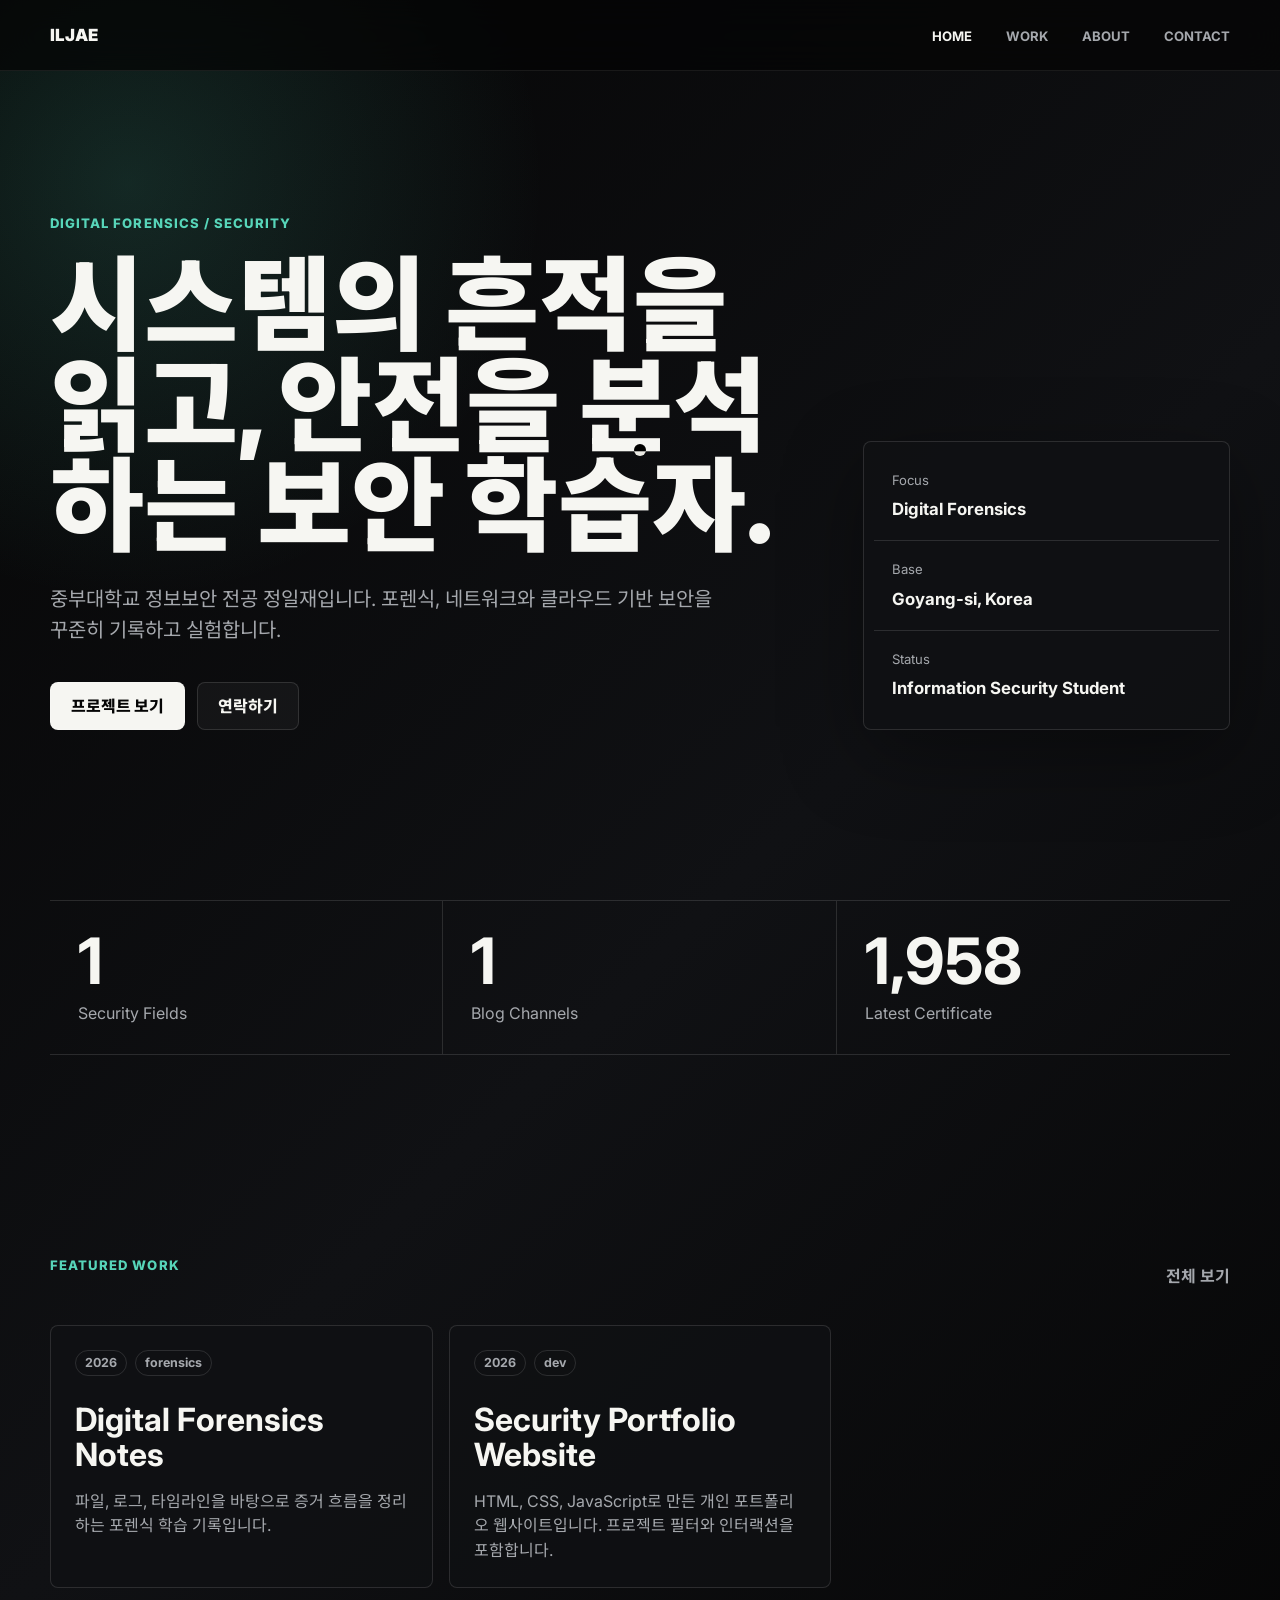
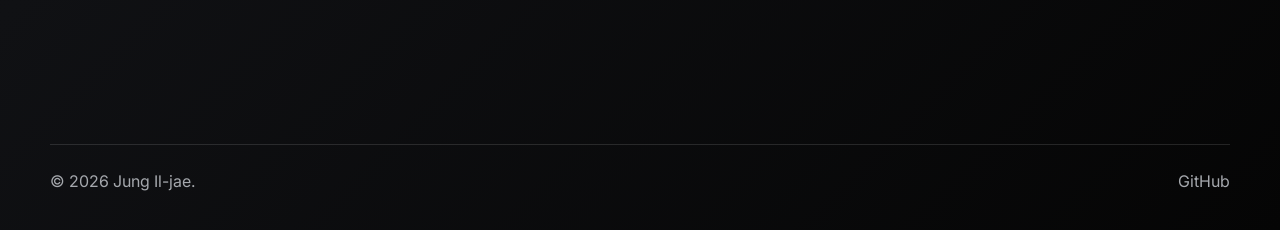
<file: index.html>
<!doctype html>
<html lang="ko">
  <head>
    <meta charset="UTF-8" />
    <meta name="viewport" content="width=device-width, initial-scale=1.0" />
    <title>Jung Il-jae | Security Portfolio</title>
    <meta
      name="description"
      content="디지털 포렌식을 공부하는 정일재의 보안 포트폴리오"
    />

    <link rel="preconnect" href="https://fonts.googleapis.com" />
    <link rel="preconnect" href="https://fonts.gstatic.com" crossorigin />
    <link
      href="https://fonts.googleapis.com/css2?family=Inter:wght@400;600;700;900&family=Noto+Sans+KR:wght@400;500;700;900&display=swap"
      rel="stylesheet"
    />

    <link rel="stylesheet" href="style.css" />
  </head>
  <body>
    <div class="scroll-progress" aria-hidden="true"></div>
    <div class="cursor" aria-hidden="true"></div>

    <header class="nav-container">
      <nav class="nav-content" aria-label="Primary navigation">
        <div class="logo">
          <a href="index.html">ILJAE</a>
        </div>
        <button
          class="nav-toggle"
          type="button"
          aria-label="메뉴 열기"
          aria-expanded="false"
        >
          <span></span>
          <span></span>
        </button>
        <ul class="nav-links">
          <li><a href="index.html" class="active">Home</a></li>
          <li><a href="work.html">Work</a></li>
          <li><a href="about.html">About</a></li>
          <li><a href="contact.html">Contact</a></li>
        </ul>
      </nav>
    </header>

    <main>
      <section id="hero" class="hero-wrapper">
        <div class="container hero-layout">
          <div class="hero-copy">
            <span class="eyebrow reveal-text"
              >Digital Forensics / Security</span
            >
            <h1 class="hero-title reveal-text delay-1">
              시스템의 흔적을 읽고, 안전을 분석하는 보안 학습자.
            </h1>
            <p class="hero-subtitle reveal-text delay-2">
              중부대학교 정보보안 전공 정일재입니다. 포렌식, 네트워크와 클라우드
              기반 보안을 꾸준히 기록하고 실험합니다.
            </p>
            <div class="hero-actions reveal-text delay-3">
              <a class="button primary" href="work.html">프로젝트 보기</a>
              <a class="button ghost" href="contact.html">연락하기</a>
            </div>
          </div>

          <aside
            class="signal-panel reveal-text delay-2"
            aria-label="Profile summary"
          >
            <div class="signal-line">
              <span>Focus</span>
              <strong>Digital Forensics</strong>
            </div>
            <div class="signal-line">
              <span>Base</span>
              <strong>Goyang-si, Korea</strong>
            </div>
            <div class="signal-line">
              <span>Status</span>
              <strong>Information Security Student</strong>
            </div>
          </aside>
        </div>
      </section>

      <section class="stats-section">
        <div class="container stats-grid reveal-text">
          <div>
            <strong data-count="2">0</strong>
            <span>Security Fields</span>
          </div>
          <div>
            <strong data-count="2">0</strong>
            <span>Blog Channels</span>
          </div>
          <div>
            <strong data-count="2025">0</strong>
            <span>Latest Certificate</span>
          </div>
        </div>
      </section>

      <section id="featured" class="featured-section">
        <div class="container">
          <div class="section-heading reveal-text">
            <span class="section-label">Featured Work</span>
            <a href="work.html" class="inline-link">전체 보기</a>
          </div>
          <div
            id="featured-list"
            class="featured-grid"
            aria-live="polite"
          ></div>
        </div>
      </section>
    </main>

    <footer class="footer-container">
      <div class="container footer-content">
        <p>&copy; 2026 Jung Il-jae.</p>
        <a href="https://github.com/iljae627" target="_blank" rel="noreferrer"
          >GitHub</a
        >
      </div>
    </footer>

    <script src="script.js"></script>
  </body>
</html>
</file>
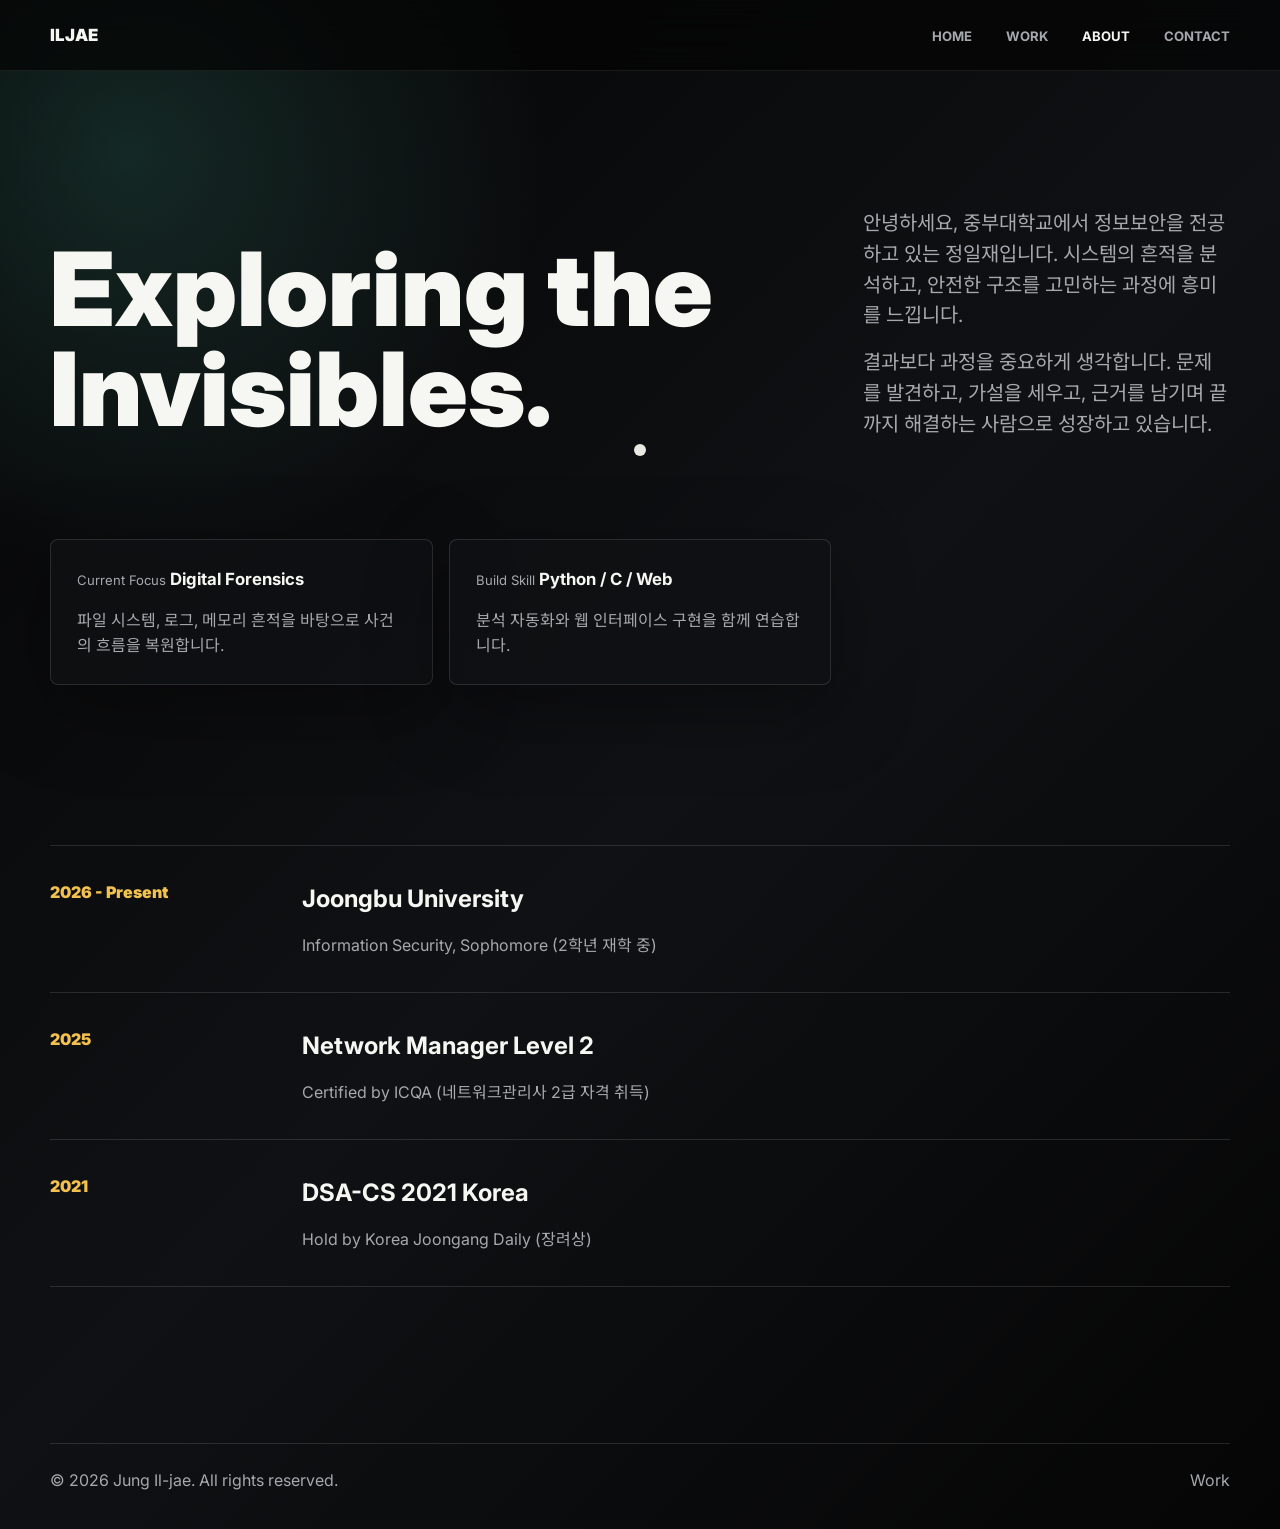
<file: about.html>
<!doctype html>
<html lang="ko">
  <head>
    <meta charset="UTF-8" />
    <meta name="viewport" content="width=device-width, initial-scale=1.0" />
    <title>About | Jung Il-jae</title>
    <meta
      name="description"
      content="정보보안을 공부하는 정일재의 소개, 기술 스택, 학력과 수상 기록"
    />
    <link rel="preconnect" href="https://fonts.googleapis.com" />
    <link rel="preconnect" href="https://fonts.gstatic.com" crossorigin />
    <link
      href="https://fonts.googleapis.com/css2?family=Inter:wght@400;600;700;900&family=Noto+Sans+KR:wght@400;500;700;900&display=swap"
      rel="stylesheet"
    />
    <link rel="stylesheet" href="style.css" />
  </head>
  <body>
    <div class="scroll-progress" aria-hidden="true"></div>
    <div class="cursor" aria-hidden="true"></div>

    <header class="nav-container">
      <nav class="nav-content" aria-label="Primary navigation">
        <div class="logo"><a href="index.html">ILJAE</a></div>
        <button
          class="nav-toggle"
          type="button"
          aria-label="메뉴 열기"
          aria-expanded="false"
        >
          <span></span>
          <span></span>
        </button>
        <ul class="nav-links">
          <li><a href="index.html">Home</a></li>
          <li><a href="work.html">Work</a></li>
          <li><a href="about.html" class="active">About</a></li>
          <li><a href="contact.html">Contact</a></li>
        </ul>
      </nav>
    </header>

    <main class="about-main">
      <section class="page-hero">
        <div class="container page-grid">
          <h1 class="large-title reveal-text">Exploring the Invisibles.</h1>
          <div class="page-description reveal-text delay-1">
            <p>
              안녕하세요, 중부대학교에서 정보보안을 전공하고 있는 정일재입니다.
              시스템의 흔적을 분석하고, 안전한 구조를 고민하는 과정에 흥미를
              느낍니다.
            </p>
            <p>
              결과보다 과정을 중요하게 생각합니다. 문제를 발견하고, 가설을
              세우고, 근거를 남기며 끝까지 해결하는 사람으로 성장하고 있습니다.
            </p>
          </div>
        </div>
      </section>

      <section class="profile-section">
        <div class="container profile-grid reveal-text delay-2">
          <div class="profile-card">
            <span>Current Focus</span>
            <strong>Digital Forensics</strong>
            <p>
              파일 시스템, 로그, 메모리 흔적을 바탕으로 사건의 흐름을
              복원합니다.
            </p>
          </div>
          <div class="profile-card">
            <span>Build Skill</span>
            <strong>Python / C / Web</strong>
            <p>분석 자동화와 웹 인터페이스 구현을 함께 연습합니다.</p>
          </div>
        </div>
      </section>

      <section class="timeline-section">
        <div class="container">
          <div class="timeline-item reveal-text">
            <span class="year">2026 - Present</span>
            <div>
              <h2>Joongbu University</h2>
              <p>Information Security, Sophomore (2학년 재학 중)</p>
            </div>
          </div>
          <div class="timeline-item reveal-text">
            <span class="year">2025</span>
            <div>
              <h2>Network Manager Level 2</h2>
              <p>Certified by ICQA (네트워크관리사 2급 자격 취득)</p>
            </div>
          </div>
          <div class="timeline-item reveal-text">
            <span class="year">2021</span>
            <div>
              <h2>DSA-CS 2021 Korea</h2>
              <p>Hold by Korea Joongang Daily (장려상)</p>
            </div>
          </div>
        </div>
      </section>
    </main>

    <footer class="footer-container">
      <div class="container footer-content">
        <p>&copy; 2026 Jung Il-jae. All rights reserved.</p>
        <a href="work.html">Work</a>
      </div>
    </footer>

    <script src="script.js"></script>
  </body>
</html>
</file>
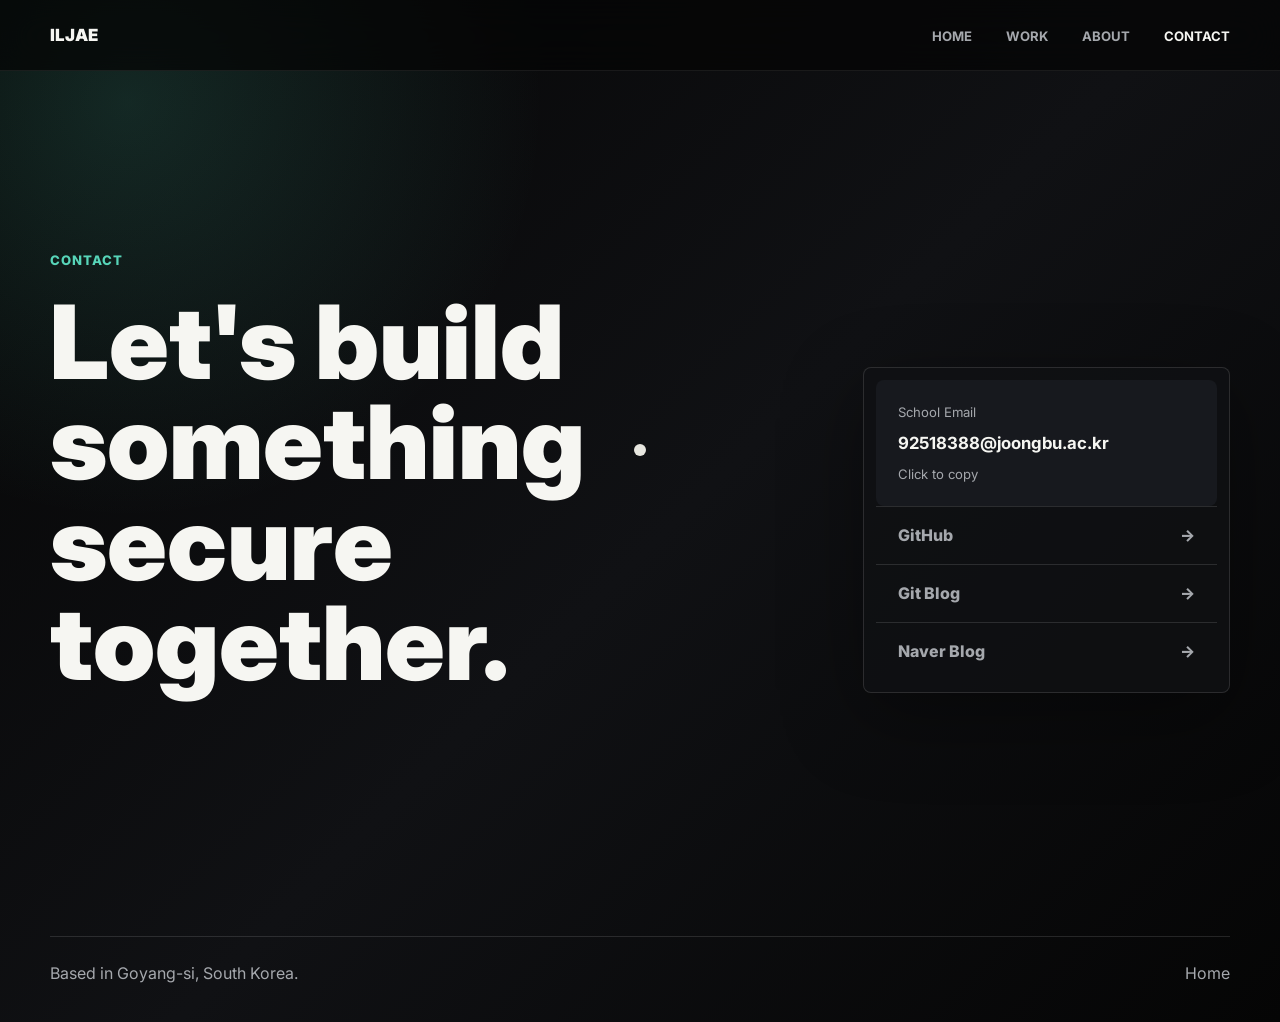
<file: contact.html>
<!doctype html>
<html lang="ko">
  <head>
    <meta charset="UTF-8" />
    <meta name="viewport" content="width=device-width, initial-scale=1.0" />
    <title>Contact | Jung Il-jae</title>
    <meta
      name="description"
      content="정일재의 이메일, GitHub, 기술 블로그 연락 페이지"
    />

    <link rel="preconnect" href="https://fonts.googleapis.com" />
    <link rel="preconnect" href="https://fonts.gstatic.com" crossorigin />
    <link
      href="https://fonts.googleapis.com/css2?family=Inter:wght@400;600;700;900&family=Noto+Sans+KR:wght@400;500;700;900&display=swap"
      rel="stylesheet"
    />

    <link rel="stylesheet" href="style.css" />
  </head>
  <body>
    <div class="scroll-progress" aria-hidden="true"></div>
    <div class="cursor" aria-hidden="true"></div>

    <header class="nav-container">
      <nav class="nav-content" aria-label="Primary navigation">
        <div class="logo">
          <a href="index.html">ILJAE</a>
        </div>
        <button
          class="nav-toggle"
          type="button"
          aria-label="메뉴 열기"
          aria-expanded="false"
        >
          <span></span>
          <span></span>
        </button>
        <ul class="nav-links">
          <li><a href="index.html">Home</a></li>
          <li><a href="work.html">Work</a></li>
          <li><a href="about.html">About</a></li>
          <li><a href="contact.html" class="active">Contact</a></li>
        </ul>
      </nav>
    </header>

    <main class="contact-main">
      <section class="contact-hero">
        <div class="container contact-layout">
          <div>
            <p class="eyebrow reveal-text">Contact</p>
            <h1 class="large-title reveal-text delay-1">
              Let's build something secure together.
            </h1>
          </div>

          <div class="contact-panel reveal-text delay-2">
            <button
              class="copy-email"
              type="button"
              data-copy="92518388@joongbu.ac.kr"
            >
              <span>School Email</span>
              <strong>92518388@joongbu.ac.kr</strong>
              <small>Click to copy</small>
            </button>
            <ul class="social-links">
              <li>
                <a
                  href="https://github.com/iljae627"
                  target="_blank"
                  rel="noreferrer"
                  >GitHub</a
                >
              </li>
              <li>
                <a
                  href="https://iljae627.github.io/"
                  target="_blank"
                  rel="noreferrer"
                  >Git Blog</a
                >
              </li>
              <li>
                <a
                  href="https://blog.naver.com/iljae627"
                  target="_blank"
                  rel="noreferrer"
                  >Naver Blog</a
                >
              </li>
            </ul>
          </div>
        </div>
      </section>
    </main>

    <footer class="footer-container">
      <div class="container footer-content">
        <p>Based in Goyang-si, South Korea.</p>
        <a href="index.html">Home</a>
      </div>
    </footer>

    <script src="script.js"></script>
  </body>
</html>
</file>
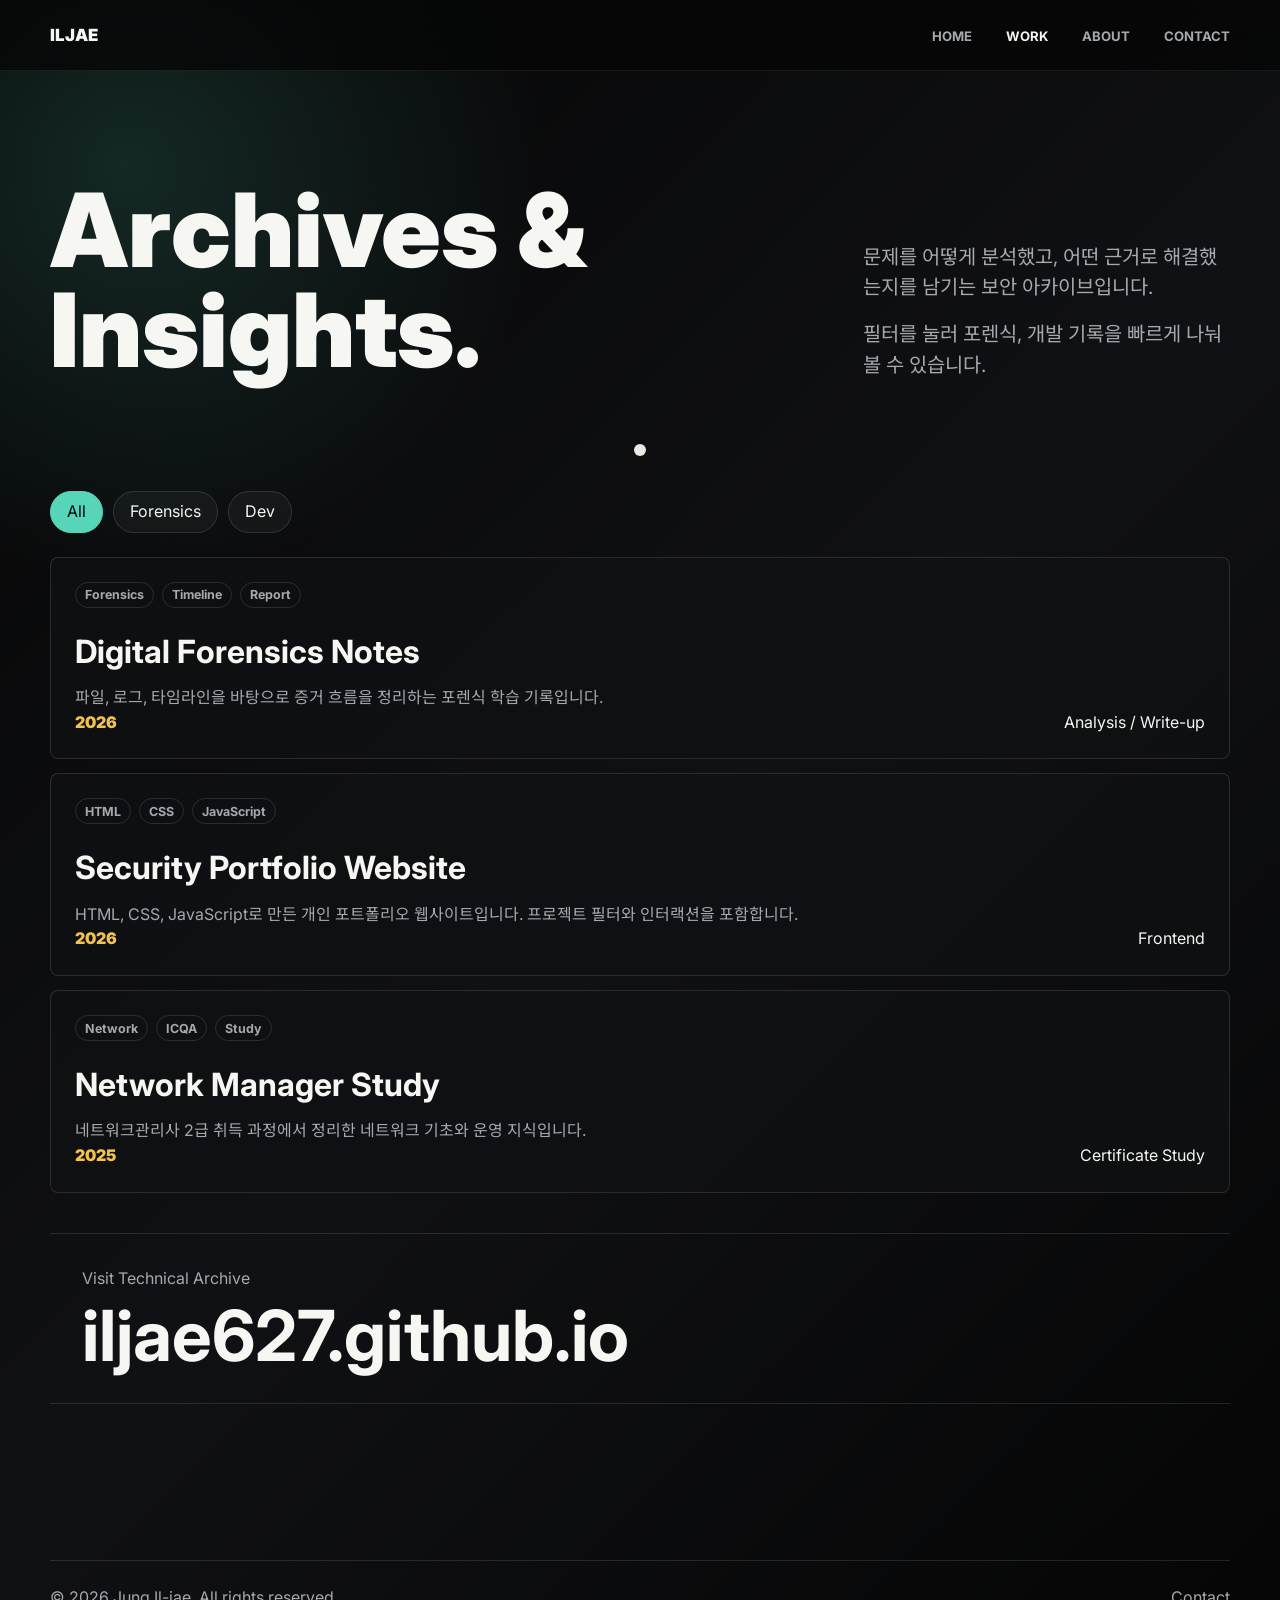
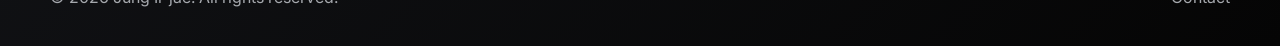
<file: work.html>
<!doctype html>
<html lang="ko">
  <head>
    <meta charset="UTF-8" />
    <meta name="viewport" content="width=device-width, initial-scale=1.0" />
    <title>Work | Jung Il-jae</title>
    <meta
      name="description"
      content="정일재의 보안 학습 기록, 포렌식 리포트 프로젝트"
    />

    <link rel="preconnect" href="https://fonts.googleapis.com" />
    <link rel="preconnect" href="https://fonts.gstatic.com" crossorigin />
    <link
      href="https://fonts.googleapis.com/css2?family=Inter:wght@400;600;700;900&family=Noto+Sans+KR:wght@400;500;700;900&display=swap"
      rel="stylesheet"
    />

    <link rel="stylesheet" href="style.css" />
  </head>
  <body>
    <div class="scroll-progress" aria-hidden="true"></div>
    <div class="cursor" aria-hidden="true"></div>

    <header class="nav-container">
      <nav class="nav-content" aria-label="Primary navigation">
        <div class="logo"><a href="index.html">ILJAE</a></div>
        <button
          class="nav-toggle"
          type="button"
          aria-label="메뉴 열기"
          aria-expanded="false"
        >
          <span></span>
          <span></span>
        </button>
        <ul class="nav-links">
          <li><a href="index.html">Home</a></li>
          <li><a href="work.html" class="active">Work</a></li>
          <li><a href="about.html">About</a></li>
          <li><a href="contact.html">Contact</a></li>
        </ul>
      </nav>
    </header>

    <main class="work-main">
      <section class="page-hero">
        <div class="container page-grid">
          <h1 class="large-title reveal-text">Archives & Insights.</h1>
          <div class="page-description reveal-text delay-1">
            <p>
              문제를 어떻게 분석했고, 어떤 근거로 해결했는지를 남기는 보안
              아카이브입니다.
            </p>
            <p>필터를 눌러 포렌식, 개발 기록을 빠르게 나눠볼 수 있습니다.</p>
          </div>
        </div>
      </section>

      <section class="work-browser">
        <div class="container">
          <div class="filter-bar reveal-text" aria-label="Project filters">
            <button
              class="filter-button active"
              type="button"
              data-filter="all"
            >
              All
            </button>
            <button class="filter-button" type="button" data-filter="forensics">
              Forensics
            </button>
            <button class="filter-button" type="button" data-filter="dev">
              Dev
            </button>
          </div>

          <div id="work-list" class="work-list" aria-live="polite">
            <p class="muted">프로젝트를 불러오는 중입니다.</p>
          </div>

          <a
            href="https://iljae627.github.io/"
            target="_blank"
            rel="noreferrer"
            class="archive-link reveal-text"
          >
            <span>Visit Technical Archive</span>
            <strong>iljae627.github.io</strong>
          </a>
        </div>
      </section>
    </main>

    <footer class="footer-container">
      <div class="container footer-content">
        <p>&copy; 2026 Jung Il-jae. All rights reserved.</p>
        <a href="contact.html">Contact</a>
      </div>
    </footer>

    <script src="script.js"></script>
  </body>
</html>
</file>
<file: style.css>
:root {
  --bg: #050505;
  --surface: #101114;
  --surface-soft: #17191e;
  --fg: #f6f6f2;
  --muted: #a5a8ad;
  --line: rgba(255, 255, 255, 0.12);
  --accent: #57d5b9;
  --accent-2: #f2c14e;
  --danger: #ff6b6b;
  --radius: 8px;
  --shadow: 0 24px 80px rgba(0, 0, 0, 0.36);
  --transition: 220ms ease;
}

* {
  box-sizing: border-box;
  margin: 0;
  padding: 0;
}

html {
  scroll-behavior: smooth;
}

body {
  min-height: 100vh;
  background:
    radial-gradient(
      circle at 10% 10%,
      rgba(87, 213, 185, 0.16),
      transparent 26rem
    ),
    linear-gradient(135deg, #050505 0%, #101114 52%, #050505 100%);
  color: var(--fg);
  font-family: 'Inter', 'Noto Sans KR', sans-serif;
  letter-spacing: 0;
  line-height: 1.55;
  overflow-x: hidden;
  opacity: 0;
  transition: opacity 300ms ease;
}

body.loaded {
  opacity: 1;
}

a {
  color: inherit;
  text-decoration: none;
}

button {
  color: inherit;
  font: inherit;
}

.container {
  width: min(100% - 40px, 1180px);
  margin: 0 auto;
}

.scroll-progress {
  position: fixed;
  top: 0;
  left: 0;
  z-index: 2000;
  width: 0;
  height: 3px;
  background: linear-gradient(90deg, var(--accent), var(--accent-2));
}

.cursor {
  position: fixed;
  top: 0;
  left: 0;
  z-index: 9999;
  width: 12px;
  height: 12px;
  border-radius: 50%;
  background: var(--fg);
  pointer-events: none;
  mix-blend-mode: difference;
  transform: translate(-50%, -50%);
  transition:
    width var(--transition),
    height var(--transition),
    opacity var(--transition);
}

.cursor.is-active {
  width: 56px;
  height: 56px;
}

.nav-container {
  position: fixed;
  top: 0;
  z-index: 1000;
  width: 100%;
  padding: 22px 0;
  background: rgba(5, 5, 5, 0.72);
  border-bottom: 1px solid rgba(255, 255, 255, 0.08);
  backdrop-filter: blur(18px);
}

.nav-content {
  display: flex;
  align-items: center;
  justify-content: space-between;
  width: min(100% - 40px, 1180px);
  margin: 0 auto;
}

.logo a {
  font-size: 1.05rem;
  font-weight: 900;
}

.nav-links {
  display: flex;
  align-items: center;
  gap: 34px;
  list-style: none;
}

.nav-links a {
  color: var(--muted);
  font-size: 0.82rem;
  font-weight: 700;
  text-transform: uppercase;
  transition: color var(--transition);
}

.nav-links a:hover,
.nav-links a.active {
  color: var(--fg);
}

.nav-toggle {
  display: none;
  width: 42px;
  height: 42px;
  border: 1px solid var(--line);
  border-radius: var(--radius);
  background: rgba(255, 255, 255, 0.04);
  cursor: pointer;
}

.nav-toggle span {
  display: block;
  width: 18px;
  height: 2px;
  margin: 5px auto;
  background: var(--fg);
  transition: transform var(--transition);
}

.nav-container.menu-open .nav-toggle span:first-child {
  transform: translateY(3px) rotate(45deg);
}

.nav-container.menu-open .nav-toggle span:last-child {
  transform: translateY(-4px) rotate(-45deg);
}

section {
  padding: 120px 0;
}

.hero-wrapper {
  display: flex;
  align-items: center;
  min-height: 100vh;
  padding-top: 160px;
}

.hero-layout,
.page-grid,
.contact-layout {
  display: grid;
  grid-template-columns: minmax(0, 1.55fr) minmax(280px, 0.75fr);
  gap: 56px;
  align-items: end;
}

.hero-title,
.large-title {
  max-width: 900px;
  font-size: clamp(3rem, 8vw, 6.8rem);
  font-weight: 900;
  line-height: 0.98;
}

.hero-subtitle,
.page-description {
  max-width: 680px;
  margin-top: 28px;
  color: var(--muted);
  font-size: clamp(1rem, 2vw, 1.24rem);
}

.page-description p + p {
  margin-top: 16px;
}

.eyebrow,
.section-label {
  display: inline-flex;
  margin-bottom: 22px;
  color: var(--accent);
  font-size: 0.82rem;
  font-weight: 800;
  letter-spacing: 0.08em;
  text-transform: uppercase;
}

.hero-actions {
  display: flex;
  flex-wrap: wrap;
  gap: 12px;
  margin-top: 36px;
}

.button {
  display: inline-flex;
  align-items: center;
  justify-content: center;
  min-height: 48px;
  padding: 0 20px;
  border: 1px solid var(--line);
  border-radius: var(--radius);
  font-weight: 800;
  transition:
    transform var(--transition),
    background var(--transition),
    border-color var(--transition);
}

.button:hover {
  transform: translateY(-2px);
}

.button.primary {
  background: var(--fg);
  color: var(--bg);
}

.button.ghost {
  background: rgba(255, 255, 255, 0.04);
}

.signal-panel,
.contact-panel,
.profile-card {
  border: 1px solid var(--line);
  border-radius: var(--radius);
  background: rgba(16, 17, 20, 0.78);
  box-shadow: var(--shadow);
}

.signal-panel {
  padding: 10px;
}

.signal-line {
  display: grid;
  gap: 6px;
  padding: 18px;
  border-bottom: 1px solid var(--line);
}

.signal-line:last-child {
  border-bottom: 0;
}

.signal-line span,
.profile-card span,
.copy-email span,
.copy-email small {
  color: var(--muted);
  font-size: 0.82rem;
}

.signal-line strong,
.profile-card strong,
.copy-email strong {
  font-size: 1.05rem;
}

.stats-section {
  padding: 0 0 80px;
}

.stats-grid {
  display: grid;
  grid-template-columns: repeat(3, 1fr);
  border-top: 1px solid var(--line);
  border-bottom: 1px solid var(--line);
}

.stats-grid div {
  display: grid;
  gap: 8px;
  padding: 28px;
  border-right: 1px solid var(--line);
}

.stats-grid div:last-child {
  border-right: 0;
}

.stats-grid strong {
  font-size: clamp(2rem, 5vw, 4rem);
  line-height: 1;
}

.stats-grid span {
  color: var(--muted);
}

.section-heading {
  display: flex;
  align-items: center;
  justify-content: space-between;
  gap: 20px;
  margin-bottom: 28px;
}

.inline-link {
  color: var(--muted);
  font-weight: 700;
}

.featured-grid,
.profile-grid {
  display: grid;
  grid-template-columns: repeat(3, 1fr);
  gap: 16px;
}

.project-card,
.work-item {
  position: relative;
  overflow: hidden;
  border: 1px solid var(--line);
  border-radius: var(--radius);
  background: rgba(16, 17, 20, 0.78);
  transition:
    transform var(--transition),
    border-color var(--transition),
    background var(--transition);
}

.project-card:hover,
.work-item:hover {
  border-color: rgba(87, 213, 185, 0.58);
  background: rgba(23, 25, 30, 0.95);
  transform: translateY(-4px);
}

.project-card a,
.work-item a {
  display: grid;
  min-height: 230px;
  padding: 24px;
}

.project-meta,
.work-meta {
  display: flex;
  flex-wrap: wrap;
  gap: 8px;
  margin-bottom: 26px;
}

.tag {
  display: inline-flex;
  align-items: center;
  min-height: 26px;
  padding: 0 9px;
  border: 1px solid var(--line);
  border-radius: 999px;
  color: var(--muted);
  font-size: 0.78rem;
  font-weight: 700;
}

.project-card h2,
.work-item h2 {
  font-size: clamp(1.35rem, 3vw, 2rem);
  line-height: 1.1;
}

.project-card p,
.work-item p,
.profile-card p,
.timeline-item p {
  margin-top: 16px;
  color: var(--muted);
}

.page-hero {
  padding-top: 180px;
  padding-bottom: 80px;
}

.work-browser {
  padding-top: 30px;
}

.filter-bar {
  display: flex;
  flex-wrap: wrap;
  gap: 10px;
  margin-bottom: 24px;
}

.filter-button {
  min-height: 42px;
  padding: 0 16px;
  border: 1px solid var(--line);
  border-radius: 999px;
  background: rgba(255, 255, 255, 0.04);
  cursor: pointer;
  transition:
    background var(--transition),
    color var(--transition),
    border-color var(--transition);
}

.filter-button:hover,
.filter-button.active {
  border-color: var(--accent);
  background: var(--accent);
  color: var(--bg);
}

.work-list {
  display: grid;
  gap: 14px;
}

.work-item a {
  min-height: 190px;
}

.work-footer {
  display: flex;
  align-items: end;
  justify-content: space-between;
  gap: 20px;
  margin-top: auto;
}

.work-year {
  color: var(--accent-2);
  font-weight: 900;
}

.archive-link {
  display: grid;
  gap: 10px;
  margin-top: 40px;
  padding: 32px;
  border-top: 1px solid var(--line);
  border-bottom: 1px solid var(--line);
}

.archive-link span {
  color: var(--muted);
}

.archive-link strong {
  font-size: clamp(1.8rem, 6vw, 4.4rem);
  line-height: 1;
}

.profile-section {
  padding-top: 20px;
}

.profile-card {
  padding: 26px;
}

.timeline-section {
  padding-top: 40px;
}

.timeline-item {
  display: grid;
  grid-template-columns: 220px minmax(0, 1fr);
  gap: 32px;
  padding: 34px 0;
  border-top: 1px solid var(--line);
}

.timeline-item:last-child {
  border-bottom: 1px solid var(--line);
}

.year {
  color: var(--accent-2);
  font-weight: 900;
}

.contact-main {
  min-height: calc(100vh - 90px);
}

.contact-hero {
  display: flex;
  align-items: center;
  min-height: 100vh;
  padding-top: 160px;
}

.contact-panel {
  padding: 12px;
}

.copy-email {
  display: grid;
  width: 100%;
  gap: 8px;
  padding: 22px;
  border: 0;
  border-radius: var(--radius);
  background: var(--surface-soft);
  text-align: left;
  cursor: pointer;
}

.copy-email.is-copied small {
  color: var(--accent);
}

.social-links {
  display: grid;
  gap: 0;
  list-style: none;
}

.social-links a {
  display: flex;
  align-items: center;
  justify-content: space-between;
  min-height: 58px;
  padding: 0 22px;
  border-top: 1px solid var(--line);
  color: var(--muted);
  font-weight: 800;
  transition:
    color var(--transition),
    padding var(--transition);
}

.social-links a::after {
  content: '->';
}

.social-links a:hover {
  color: var(--fg);
  padding-left: 28px;
}

.footer-container {
  padding: 36px 0;
  color: var(--muted);
}

.footer-content {
  display: flex;
  justify-content: space-between;
  gap: 20px;
  border-top: 1px solid var(--line);
  padding-top: 24px;
}

.muted {
  color: var(--muted);
}

@media (max-width: 820px) {
  .container,
  .nav-content {
    width: min(100% - 28px, 1180px);
  }

  .nav-toggle {
    display: inline-block;
  }

  .nav-links {
    position: absolute;
    top: calc(100% + 1px);
    right: 14px;
    left: 14px;
    display: none;
    grid-template-columns: 1fr;
    gap: 0;
    padding: 10px;
    border: 1px solid var(--line);
    border-radius: var(--radius);
    background: rgba(5, 5, 5, 0.96);
  }

  .nav-container.menu-open .nav-links {
    display: grid;
  }

  .nav-links a {
    display: block;
    padding: 16px;
  }

  section {
    padding: 86px 0;
  }

  .hero-wrapper,
  .contact-hero {
    min-height: auto;
    padding-top: 150px;
  }

  .hero-layout,
  .page-grid,
  .contact-layout,
  .timeline-item {
    grid-template-columns: 1fr;
    gap: 28px;
  }

  .hero-title,
  .large-title {
    font-size: clamp(2.6rem, 16vw, 4.4rem);
  }

  .featured-grid,
  .profile-grid,
  .stats-grid {
    grid-template-columns: 1fr;
  }

  .stats-grid div {
    border-right: 0;
    border-bottom: 1px solid var(--line);
  }

  .stats-grid div:last-child {
    border-bottom: 0;
  }

  .section-heading,
  .work-footer,
  .footer-content {
    align-items: flex-start;
    flex-direction: column;
  }

  .project-card a,
  .work-item a {
    min-height: 210px;
  }
}

@media (hover: none), (pointer: coarse) {
  .cursor {
    display: none;
  }
}

@media (prefers-reduced-motion: reduce) {
  *,
  *::before,
  *::after {
    scroll-behavior: auto !important;
    transition-duration: 0.01ms !important;
    animation-duration: 0.01ms !important;
    animation-iteration-count: 1 !important;
  }
}

/* --- animations.css 통합 부분 --- */
.reveal-text {
  opacity: 0;
  transform: translateY(26px);
}

.reveal-text.active {
  opacity: 1;
  transform: translateY(0);
  transition:
    opacity 720ms cubic-bezier(0.16, 1, 0.3, 1),
    transform 720ms cubic-bezier(0.16, 1, 0.3, 1);
}

.delay-1.active {
  transition-delay: 100ms;
}

.delay-2.active {
  transition-delay: 190ms;
}

.delay-3.active {
  transition-delay: 280ms;
}

.work-item.is-hidden {
  display: none;
}
</file>
